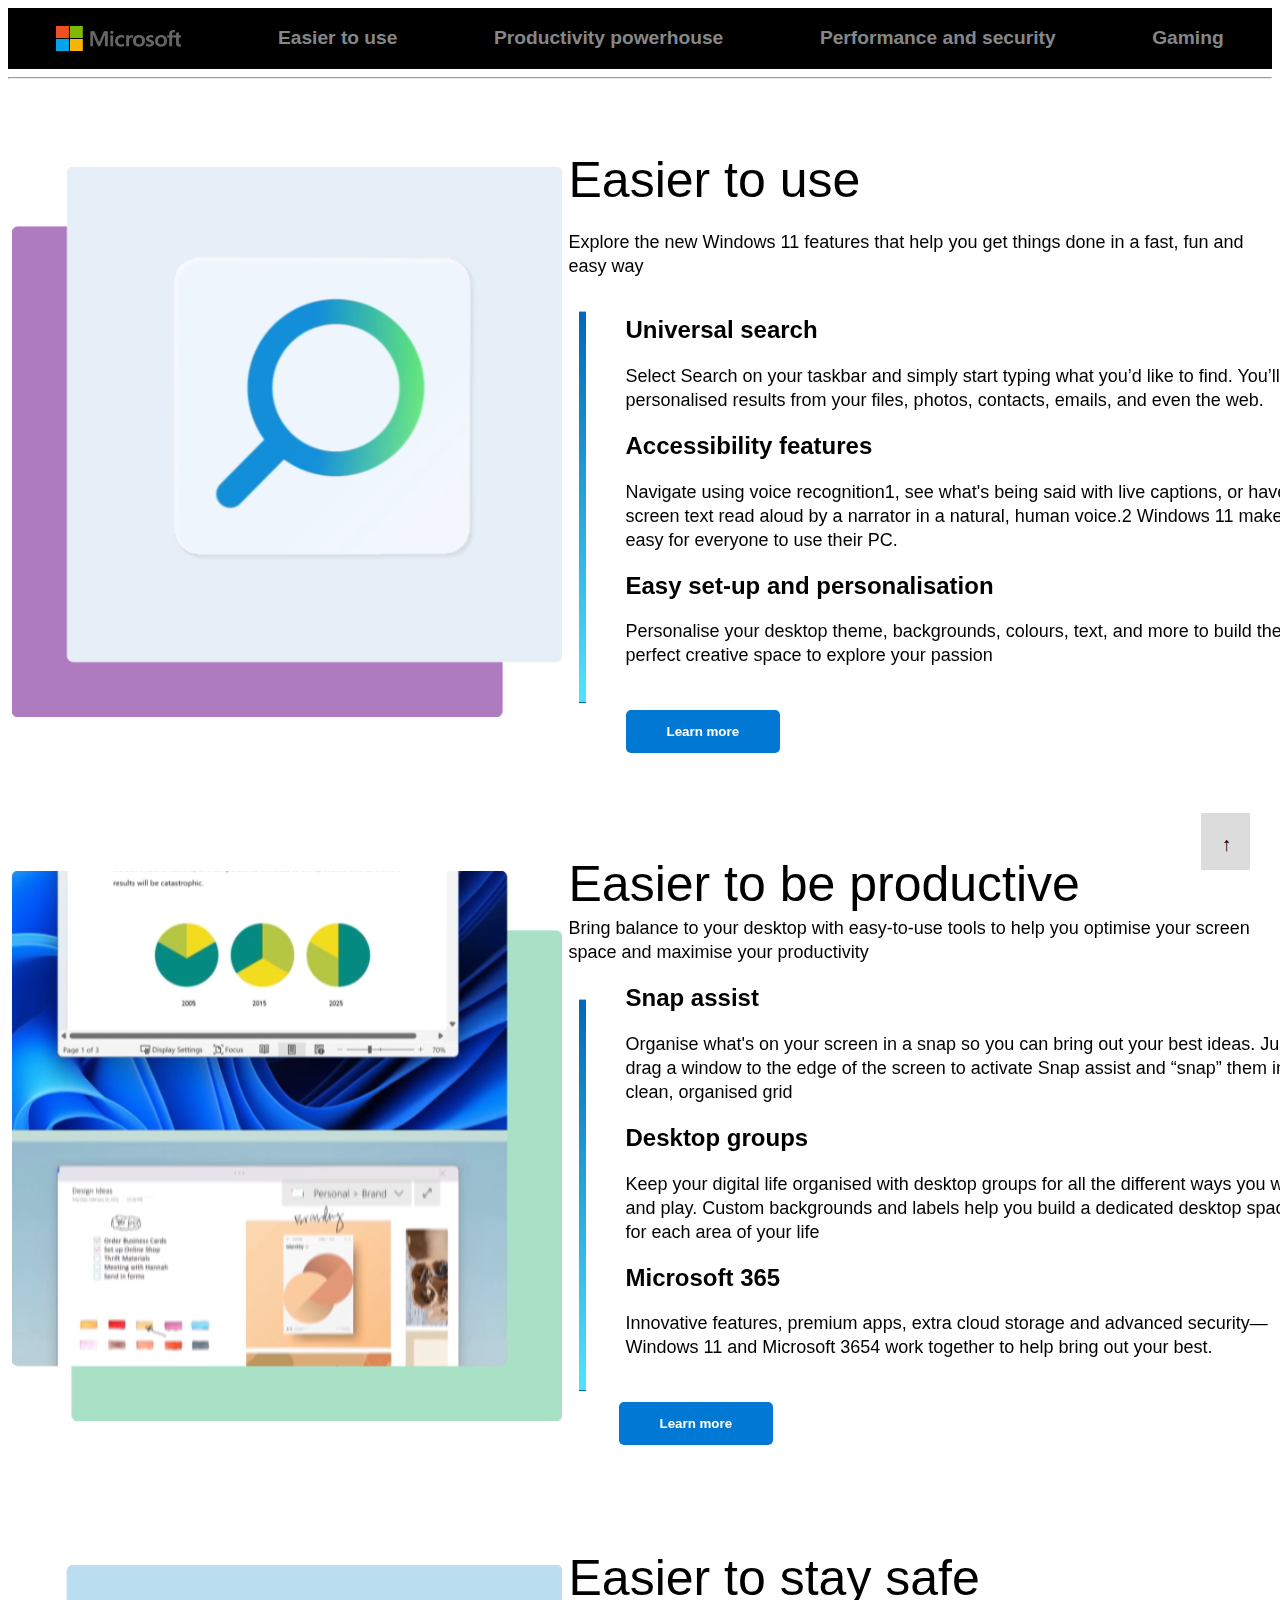
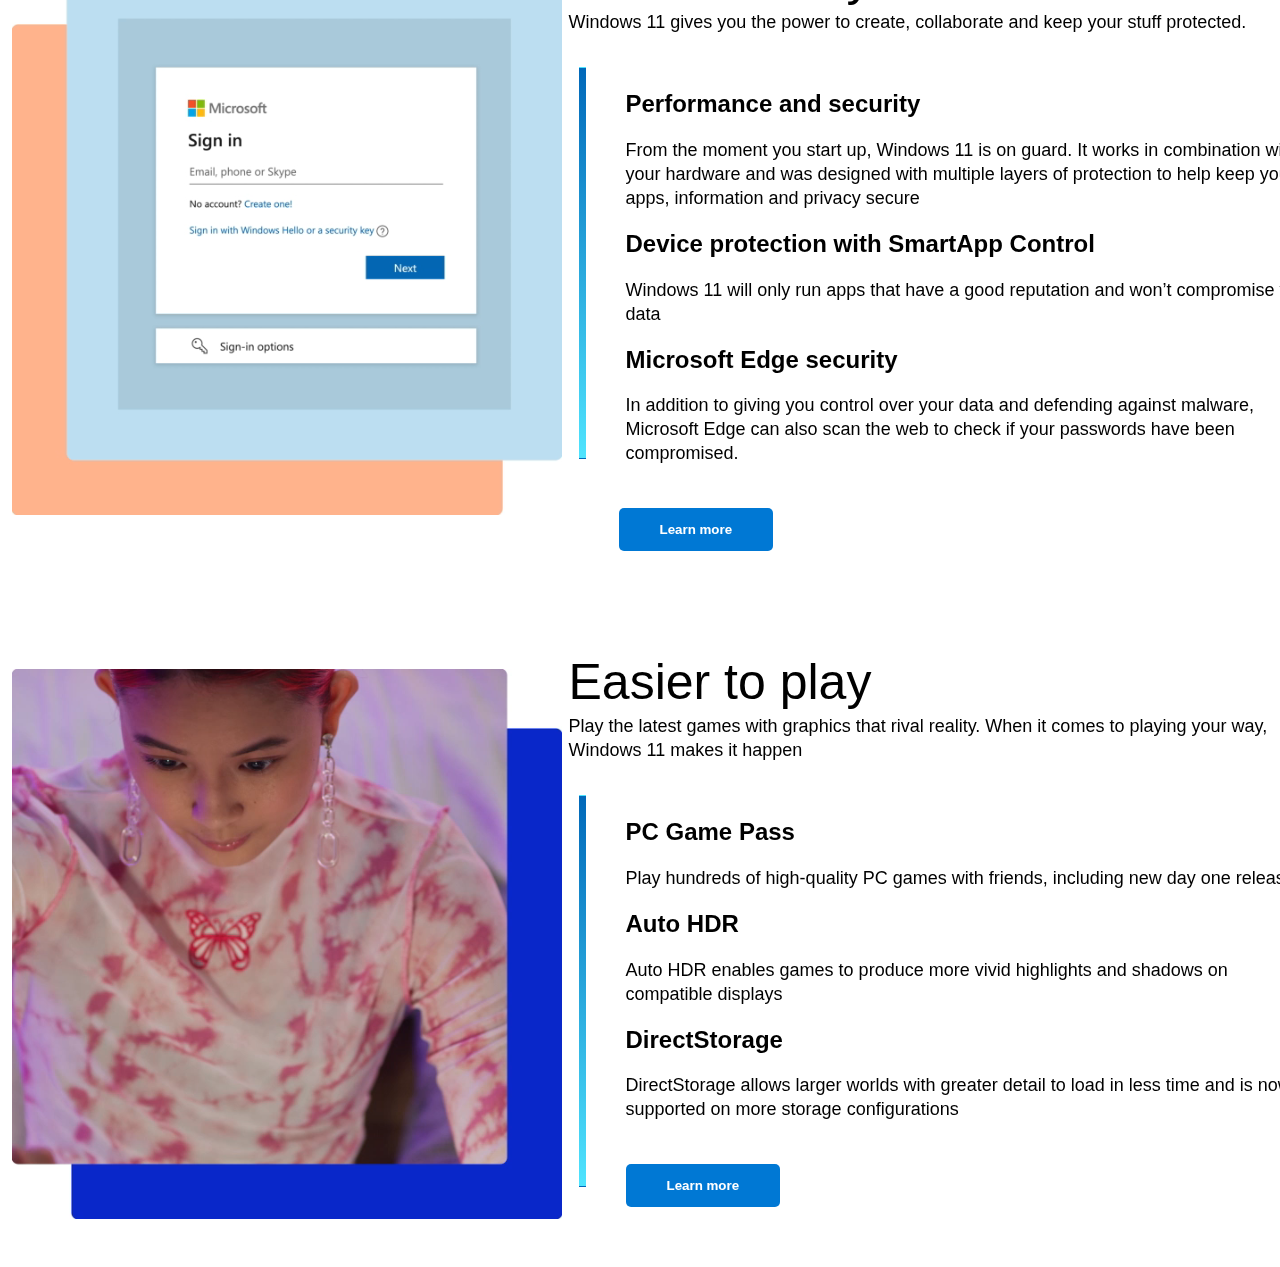
<file: index.html>
<!DOCTYPE html>
<html lang="en">
<head>
    <meta charset="UTF-8">
    <meta http-equiv="X-UA-Compatible" content="IE=edge">
    <meta name="viewport" content="width=device-width, initial-scale=1.0">
    <title>Document</title>
    <link rel="stylesheet" href="css/soft.css">
</head>
<body>
    <div class="container">
        <header id="f">
            <nav>
                <img src="logo.png" alt="error">
                <div id="l1">
                    <a href="#cont1">Easier to use</a>
                </div>
                <div>
                    <a href="#cont2">Productivity powerhouse </a>
                </div>
                <div>
                    <a href="#cont3">Performance and security</a>
                </div>
                <div>
                    <a href="#cont4">Gaming</a>
                </div>
            </nav>
        </header>
        <hr>
        <main>
            <div class="flexcont">
                <div id="cont1">
                    <div id="vid1">
                        <video autoplay loop muted width="550px" height="550px">
                            <source src="video/vid1.mp4" type="video/mp4">
                        </video>
                    </div>
                    <div id="par1">

                        <h1 id="h">
                            Easier to use
                        </h1>
                        <div class="pa1">
                            <p id="p1">Explore the new Windows 11 features that help you get things done in a fast, fun
                                and easy way</p>
                            <div id="b1">
                                <div id="line"></div>
                                <h2>Universal search</h2>
                                <p>Select Search on your taskbar and simply start typing what you’d like to find.
                                    You’ll get personalised results from your files, photos, contacts, emails, and even
                                    the web.</p>
                                <h2>Accessibility features</h2>
                                <p>Navigate using voice recognition1, see what's being said with live captions,
                                    or have on-screen text read aloud by a narrator in a natural,
                                    human voice.2 Windows 11 makes it easy for everyone to use their PC.</p>
                                <h2>Easy set-up and personalisation</h2>
                                <p>Personalise your desktop theme, backgrounds, colours, text, and
                                    more to build the perfect creative space to explore your passion</p>
                                <button>Learn more</button>
                            </div>
                        </div>
                    </div>
                </div>
                <div class="flex1">
                    <div id="cont2">
                        <div id="vid2">
                            <video autoplay loop muted width="550px" height="550px">
                                <source src="video/vid2.mp4">
                            </video>
                        </div>
                        <div id="par1">
                            <h1 id="h">
                                Easier to be productive
                            </h1>
                            <p id="p1">Bring balance to your desktop with easy-to-use tools to help you optimise your
                                screen space and maximise your productivity</p>
                            <div id="b1">
                                <div id="line"></div>
                                <h2>Snap assist</h2>
                                <p>Organise what's on your screen in a snap so you can bring out your best ideas.
                                    Just drag a window to the edge of the screen to activate Snap assist and “snap” them
                                    into a clean, organised grid</p>
                                <h2>Desktop groups</h2>
                                <p>Keep your digital life organised with desktop groups for all the different ways you
                                    work and play.
                                    Custom backgrounds and labels help you build a dedicated desktop space for each area
                                    of your life</p>
                                <h2>Microsoft 365</h2>
                                <p>Innovative features, premium apps, extra cloud storage and
                                    advanced security—Windows 11 and Microsoft 3654 work together to help bring out your
                                    best.</p>
                                <button>Learn more</button>
                            </div>
                        </div>
                    </div>
                    <a id="top" href="#f">&#x2191;</a>
                    <div id="cont3">
                        <div id="vid3">
                            <video autoplay loop muted width="550px" height="550px">
                                <source src="video/vid3.mp4">
                            </video>
                        </div>
                        <div id="par1">
                            <h1 id="h">
                                Easier to stay safe
                            </h1>
                            <p id="p1">Windows 11 gives you the power to create, collaborate and keep your stuff
                                protected.</p>
                            <div id="b1">
                                <div id="line"></div><br>
                                <h2>Performance and security</h2>
                                <p>From the moment you start up, Windows 11 is on guard. It works in combination with
                                    your hardware
                                    and was designed with multiple layers of protection to help keep your apps,
                                    information and privacy secure</p>
                                <h2>Device protection with SmartApp Control</h2>
                                <p>Windows 11 will only run apps that have a good reputation and won’t compromise your
                                    data</p>
                                <h2>Microsoft Edge security</h2>
                                <p>In addition to giving you control over your data and defending against malware,
                                    Microsoft Edge can also scan the web to check if your passwords have been
                                    compromised.</p>
                                <button>Learn more</button>
                            </div>
                        </div>
                    </div>
                    <a id="top" href="#f">&#x2191;</a>
                    <div id="cont4">
                        <div id="vid4">
                            <video autoplay loop muted width="550px" height="550px">
                                <source src="video/video.mp4" </video>
                        </div>
                        <div id="par1">
                            <h1 id="h">
                                Easier to play
                            </h1>
                            <p id="p1">Play the latest games with graphics that rival reality. When it comes to playing
                                your way, Windows 11 makes it happen</p>
                            <div id="b1">
                                <div id="line"></div><br>
                                <h2>PC Game Pass</h2>
                                <p>Play hundreds of high-quality PC games with friends, including new day one releases
                                </p>
                                <h2>Auto HDR</h2>
                                <p>Auto HDR enables games to produce more vivid highlights and shadows on compatible
                                    displays</p>
                                <h2>DirectStorage</h2>
                                <p>DirectStorage allows larger worlds with greater detail to load in less time and
                                    is now supported on more storage configurations</p>
                                <button>Learn more</button>
                            </div>
                        </div>
                    </div>
                    <a id="top" href="#f">&#x2191;</a>
                </div>
            </div>
        </main>
        <br><br>
</body>

</html>
</file>
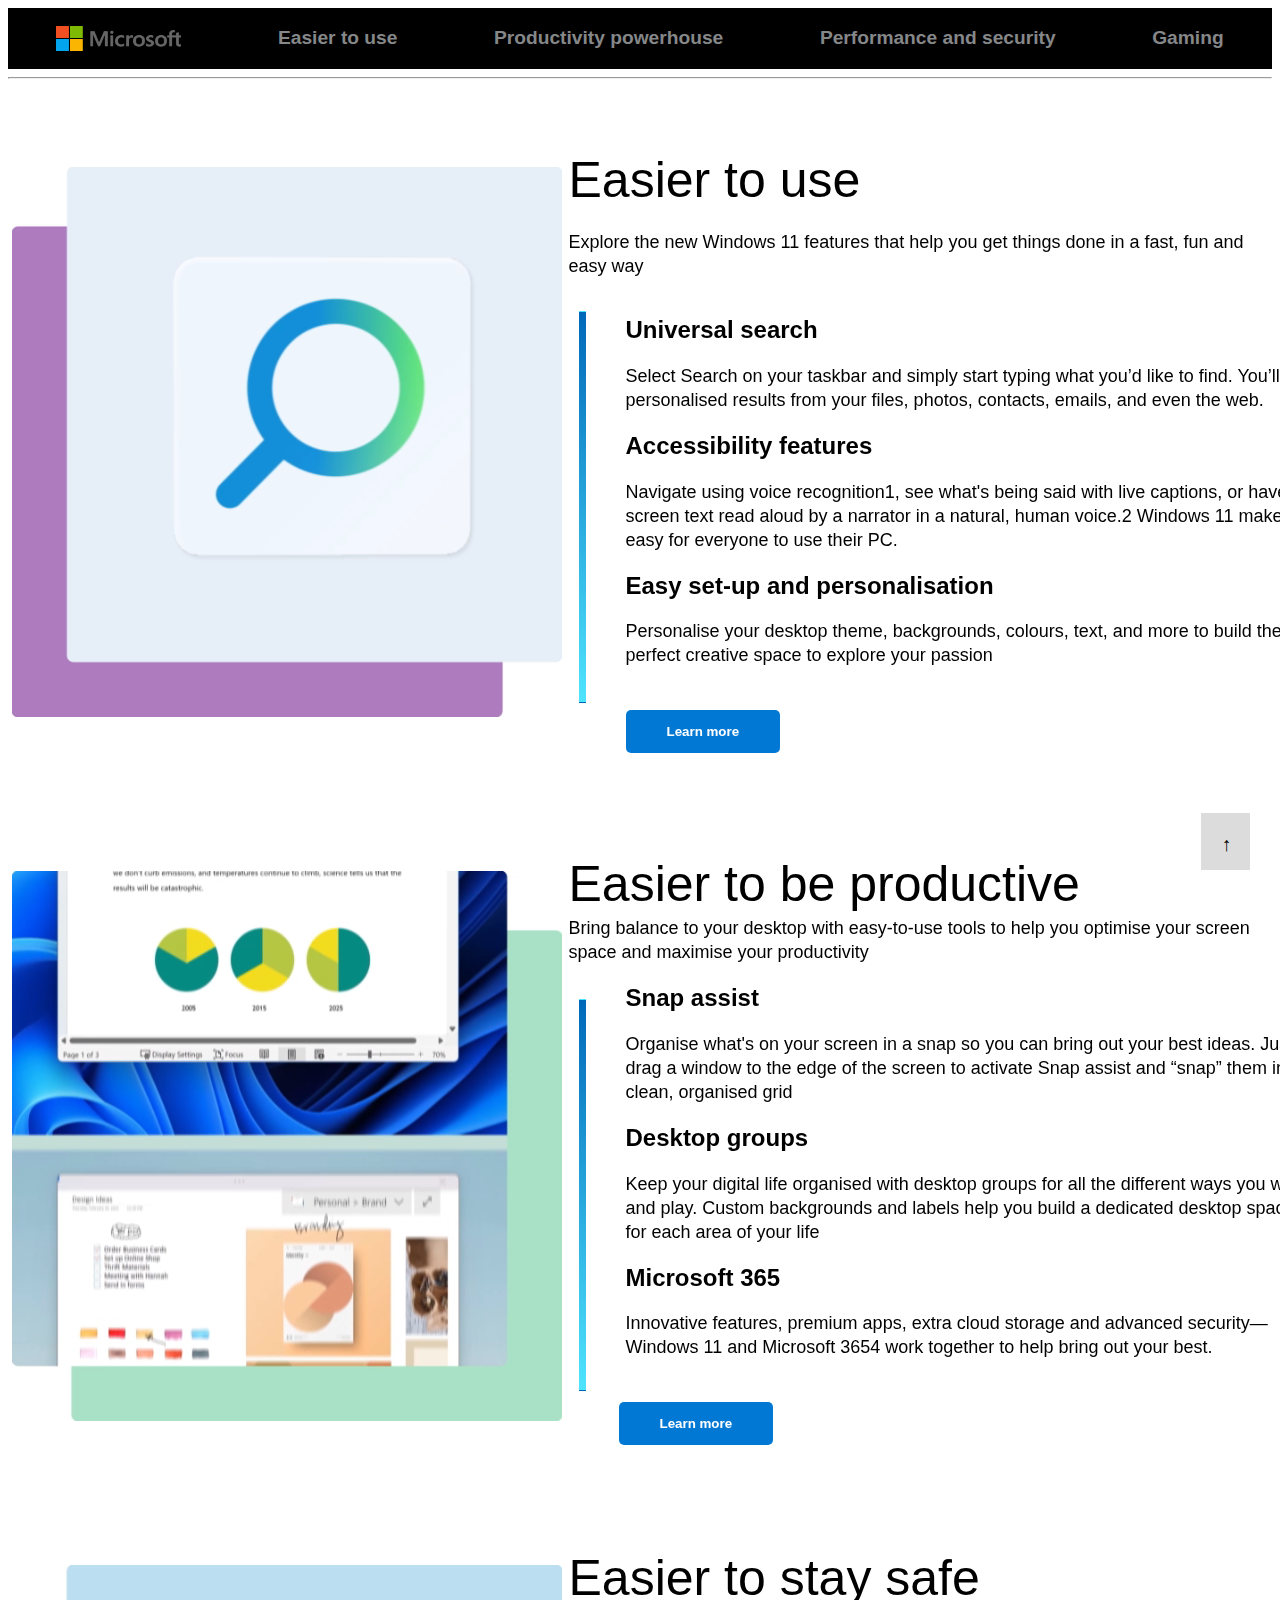
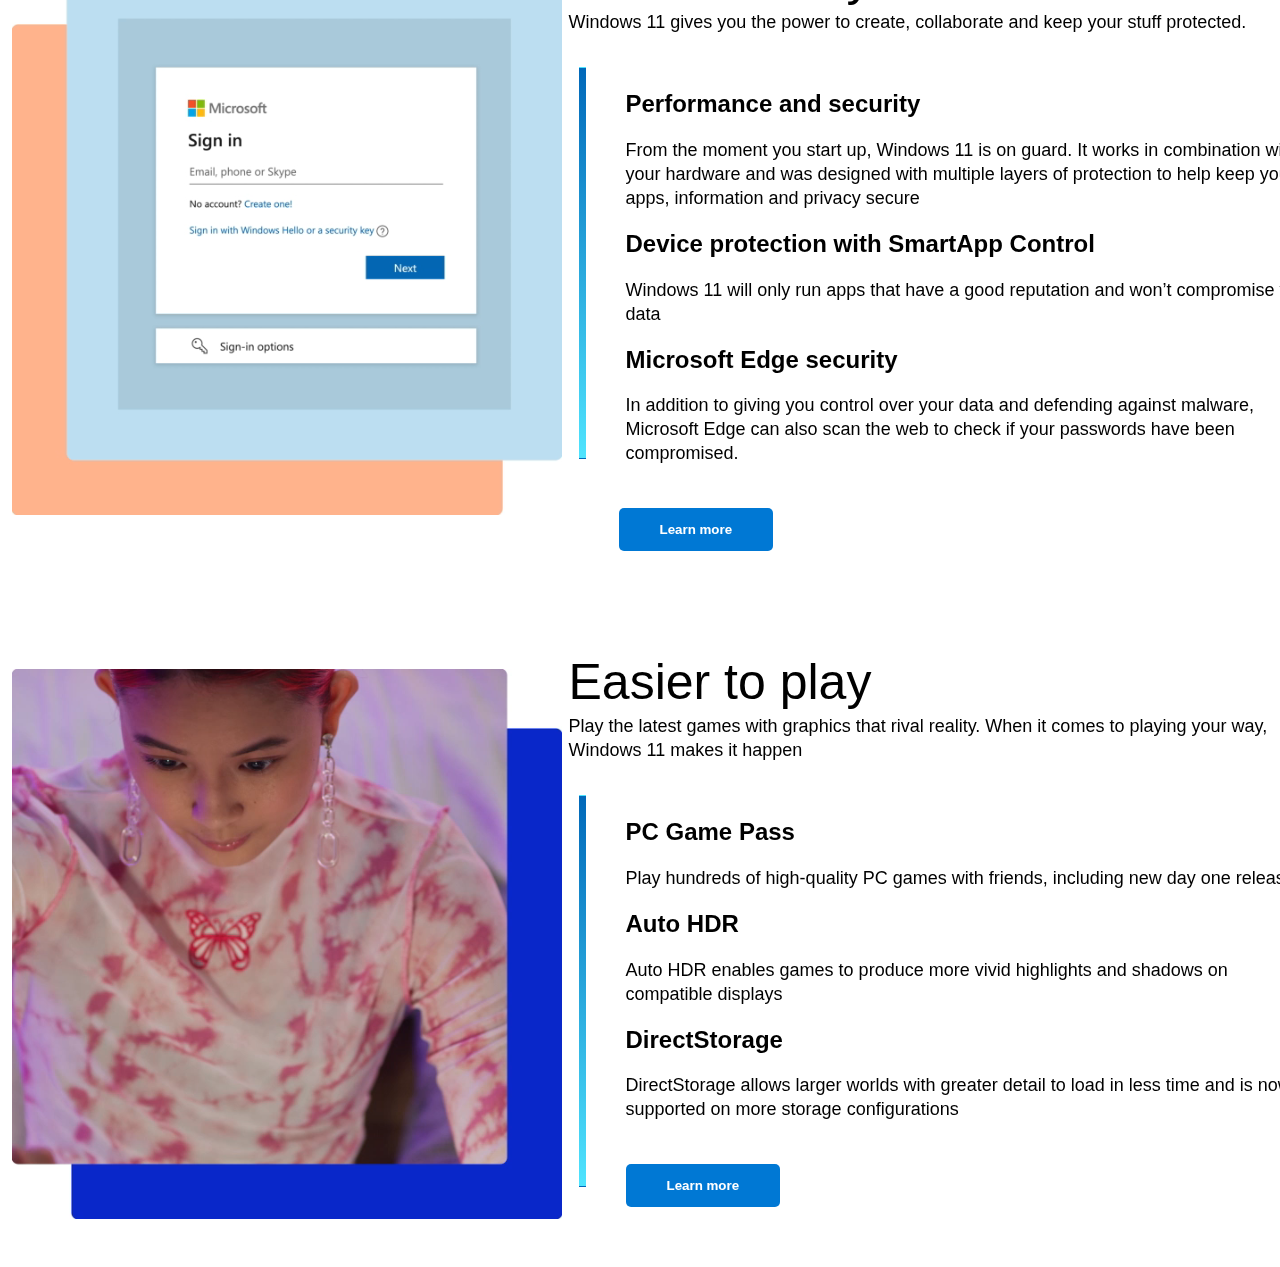
<file: micro.html>
<!DOCTYPE html>
<html lang="en">
<head>
    <meta charset="UTF-8">
    <meta http-equiv="X-UA-Compatible" content="IE=edge">
    <meta name="viewport" content="width=device-width, initial-scale=1.0">
    <title>Document</title>
    <link rel="stylesheet" href="css/soft.css">
</head>
<body>
    <div class="container">
        <header id="f">
            <nav>
                <img src="logo.png" alt="error">
                <div id="l1">
                    <a href="#cont1">Easier to use</a>
                </div>
                <div>
                    <a href="#cont2">Productivity powerhouse </a>
                </div>
                <div>
                    <a href="#cont3">Performance and security</a>
                </div>
                <div>
                    <a href="#cont4">Gaming</a>
                </div>
            </nav>
        </header>
        <hr>
        <main>
            <div class="flexcont">
                <div id="cont1">
                    <div id="vid1">
                        <video autoplay loop muted width="550px" height="550px">
                            <source src="video/vid1.mp4" type="video/mp4">
                        </video>
                    </div>
                    <div id="par1">

                        <h1 id="h">
                            Easier to use
                        </h1>
                        <div class="pa1">
                            <p id="p1">Explore the new Windows 11 features that help you get things done in a fast, fun
                                and easy way</p>
                            <div id="b1">
                                <div id="line"></div>
                                <h2>Universal search</h2>
                                <p>Select Search on your taskbar and simply start typing what you’d like to find.
                                    You’ll get personalised results from your files, photos, contacts, emails, and even
                                    the web.</p>
                                <h2>Accessibility features</h2>
                                <p>Navigate using voice recognition1, see what's being said with live captions,
                                    or have on-screen text read aloud by a narrator in a natural,
                                    human voice.2 Windows 11 makes it easy for everyone to use their PC.</p>
                                <h2>Easy set-up and personalisation</h2>
                                <p>Personalise your desktop theme, backgrounds, colours, text, and
                                    more to build the perfect creative space to explore your passion</p>
                                <button>Learn more</button>
                            </div>
                        </div>
                    </div>
                </div>
                <div class="flex1">
                    <div id="cont2">
                        <div id="vid2">
                            <video autoplay loop muted width="550px" height="550px">
                                <source src="video/vid2.mp4">
                            </video>
                        </div>
                        <div id="par1">
                            <h1 id="h">
                                Easier to be productive
                            </h1>
                            <p id="p1">Bring balance to your desktop with easy-to-use tools to help you optimise your
                                screen space and maximise your productivity</p>
                            <div id="b1">
                                <div id="line"></div>
                                <h2>Snap assist</h2>
                                <p>Organise what's on your screen in a snap so you can bring out your best ideas.
                                    Just drag a window to the edge of the screen to activate Snap assist and “snap” them
                                    into a clean, organised grid</p>
                                <h2>Desktop groups</h2>
                                <p>Keep your digital life organised with desktop groups for all the different ways you
                                    work and play.
                                    Custom backgrounds and labels help you build a dedicated desktop space for each area
                                    of your life</p>
                                <h2>Microsoft 365</h2>
                                <p>Innovative features, premium apps, extra cloud storage and
                                    advanced security—Windows 11 and Microsoft 3654 work together to help bring out your
                                    best.</p>
                                <button>Learn more</button>
                            </div>
                        </div>
                    </div>
                    <a id="top" href="#f">&#x2191;</a>
                    <div id="cont3">
                        <div id="vid3">
                            <video autoplay loop muted width="550px" height="550px">
                                <source src="video/vid3.mp4">
                            </video>
                        </div>
                        <div id="par1">
                            <h1 id="h">
                                Easier to stay safe
                            </h1>
                            <p id="p1">Windows 11 gives you the power to create, collaborate and keep your stuff
                                protected.</p>
                            <div id="b1">
                                <div id="line"></div><br>
                                <h2>Performance and security</h2>
                                <p>From the moment you start up, Windows 11 is on guard. It works in combination with
                                    your hardware
                                    and was designed with multiple layers of protection to help keep your apps,
                                    information and privacy secure</p>
                                <h2>Device protection with SmartApp Control</h2>
                                <p>Windows 11 will only run apps that have a good reputation and won’t compromise your
                                    data</p>
                                <h2>Microsoft Edge security</h2>
                                <p>In addition to giving you control over your data and defending against malware,
                                    Microsoft Edge can also scan the web to check if your passwords have been
                                    compromised.</p>
                                <button>Learn more</button>
                            </div>
                        </div>
                    </div>
                    <a id="top" href="#f">&#x2191;</a>
                    <div id="cont4">
                        <div id="vid4">
                            <video autoplay loop muted width="550px" height="550px">
                                <source src="video/video.mp4" </video>
                        </div>
                        <div id="par1">
                            <h1 id="h">
                                Easier to play
                            </h1>
                            <p id="p1">Play the latest games with graphics that rival reality. When it comes to playing
                                your way, Windows 11 makes it happen</p>
                            <div id="b1">
                                <div id="line"></div><br>
                                <h2>PC Game Pass</h2>
                                <p>Play hundreds of high-quality PC games with friends, including new day one releases
                                </p>
                                <h2>Auto HDR</h2>
                                <p>Auto HDR enables games to produce more vivid highlights and shadows on compatible
                                    displays</p>
                                <h2>DirectStorage</h2>
                                <p>DirectStorage allows larger worlds with greater detail to load in less time and
                                    is now supported on more storage configurations</p>
                                <button>Learn more</button>
                            </div>
                        </div>
                    </div>
                    <a id="top" href="#f">&#x2191;</a>
                </div>
            </div>
        </main>
        <br><br>
</body>

</html>
</file>
<file: css/soft.css>
html{
    scroll-behavior: smooth;
}
body{
    font-family: "Segoe UI",SegoeUI,"Helvetica Neue",Helvetica,Arial,sans-serif;
    font-weight: 600; 
}
h1{
    font-weight: 500;
    font-size: 40px;
}
p{
    line-height: 24px;
    font-weight: 400;
    font-size: 18px;
}
header{
    line-height: 60px; 
    background-color: black; 
}
nav{
    display: flex;
    justify-content: space-around;    
}
img{
    margin-top: 18px;
    height: 25px;
    width: 125px;
}
a{
    text-decoration: none;
    color: rgba(133,135,137,255);
    font-size: larger;
}
a:hover{
    color: silver;
}
a:active{
    border: 1px solid black;
    padding: 5px 25px 1px 25px ;
}
#h{
    font-size: 50px;
}
#line{
    border: .3px solid transparent;
    height: 390px;
    width: 5px;
    float: left;
    position: relative;
    top: 15px;
    right: 40px;
    background-color: #0168b9;
    background-image: linear-gradient(#0168b9, #4fe4fe);
}
button{
    border: 1px solid transparent;
    background-color: #0078d4;
    font-weight: 600;
    margin-top: 25px;
    padding: 13px;
    padding-left: 40px;
    padding-right: 40px;
    border-radius: 5px;
    color: white;
}
#p1{
    position: relative;
    top: -30px;
}
#b1{
    position: relative;
    top: -30px;
    left: 50px;
}
#cont1{
    display: flex;
    justify-content: space-around;
    margin-top: 80px;
}
#cont2{
    display: flex;
    justify-content: space-around;
    margin-top: 150px;
}
#cont3{
    display: flex;
    justify-content: space-around;
    margin-top: 140px;
}
#cont4{
    display: flex;
    justify-content: space-around;
    margin-top: 150px;
}
.flexcont{
    display: flex;
    flex-direction: column;
    justify-content: space-around;
    margin-left: auto;
    margin-right: auto;  
}
#par1{
    height: 300px;
    width: 700px;
    margin-top: -50px;
}
.pa1{
    display: flex;
    flex-direction: column;
    justify-content: space-evenly;
}
#top{
    padding: 20px;
    margin: 30px;
    background-color: gainsboro;
    color: black;
    height: 15px;
    width: 7px;
    font-size: larger;
    border: 1px solid transparent;
    margin-left: 600px;
    position: fixed;
    right: 0;
    bottom: 0;
}
</file>
